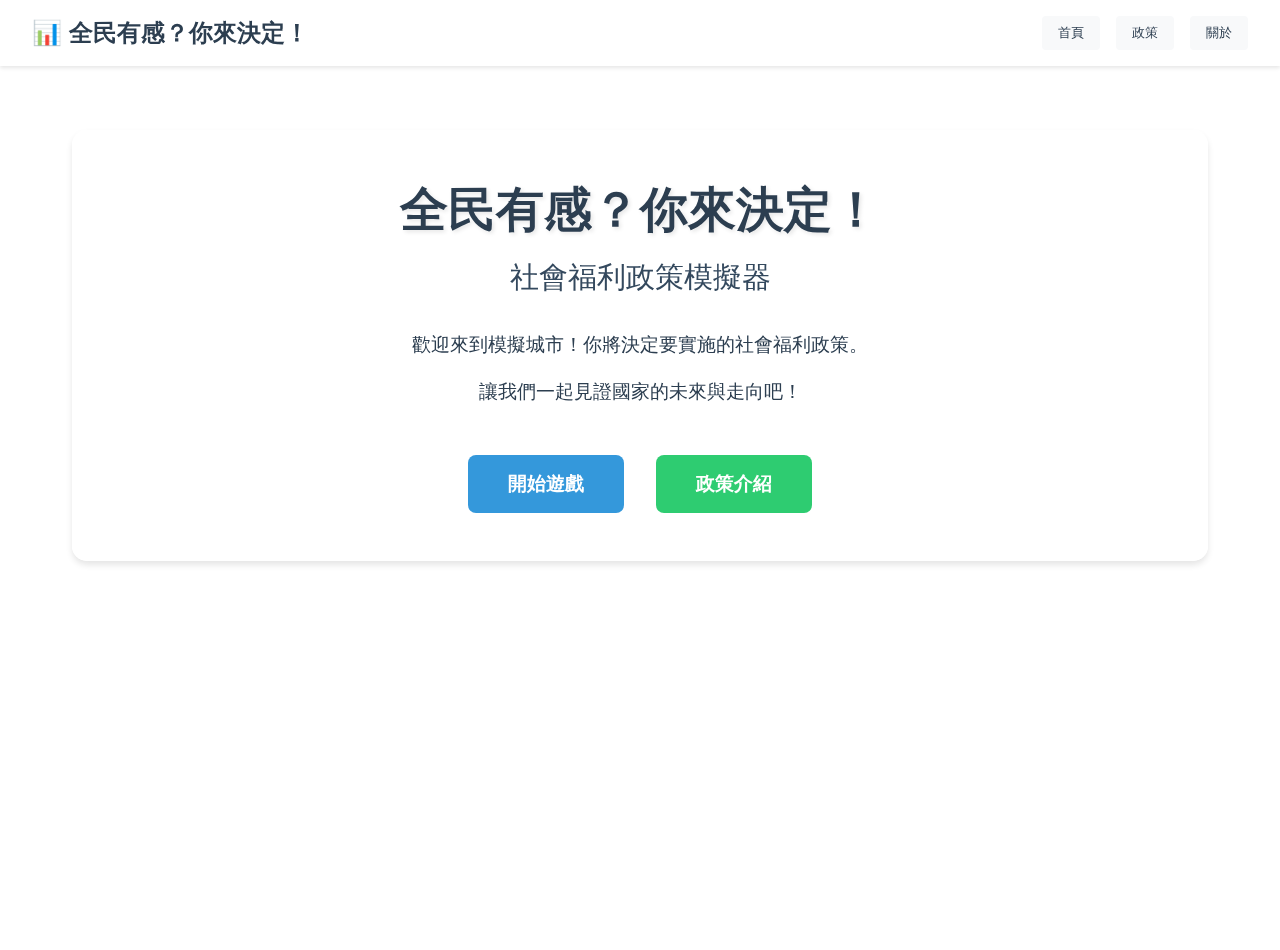
<file: index.html>
<!DOCTYPE html>
<html lang="zh-Hant">
<head>
  <meta charset="UTF-8" />
  <meta name="viewport" content="width=device-width, initial-scale=1.0"/>
  <title>全民有感？你來決定！</title>
  <link rel="stylesheet" href="style.css" />
</head>
<body>
  <!-- 背景圖片層（完整顯示） -->
  <div class="bg-image"></div>
  <!-- 上方導覽列 -->
  <header class="top-bar">
    <div class="top-bar-title">📊 全民有感？你來決定！</div>
    <div class="top-bar-buttons">
      <button onclick="window.location.href='index.html'">首頁</button>
      <button onclick="window.location.href='policy.html'">政策</button>
      <button onclick="window.location.href='about.html'">關於</button>
    </div>
  </header>

  <!-- 主內容 -->
  <main class="main-content">
    <div class="welcome-section">
      <h1 class="main-title">全民有感？你來決定！</h1>
      <h2 class="sub-title">社會福利政策模擬器</h2>
      <div class="description">
        <p>歡迎來到模擬城市！你將決定要實施的社會福利政策。</p>
        <p>讓我們一起見證國家的未來與走向吧！</p>
      </div>
      <div class="button-container">
        <button class="start-btn primary" onclick="window.location.href='game.html'">開始遊戲</button>
        <button class="start-btn secondary" onclick="window.location.href='policy.html'">政策介紹</button>
      </div>
    </div>
  </main>

</body>
</html>
</file>
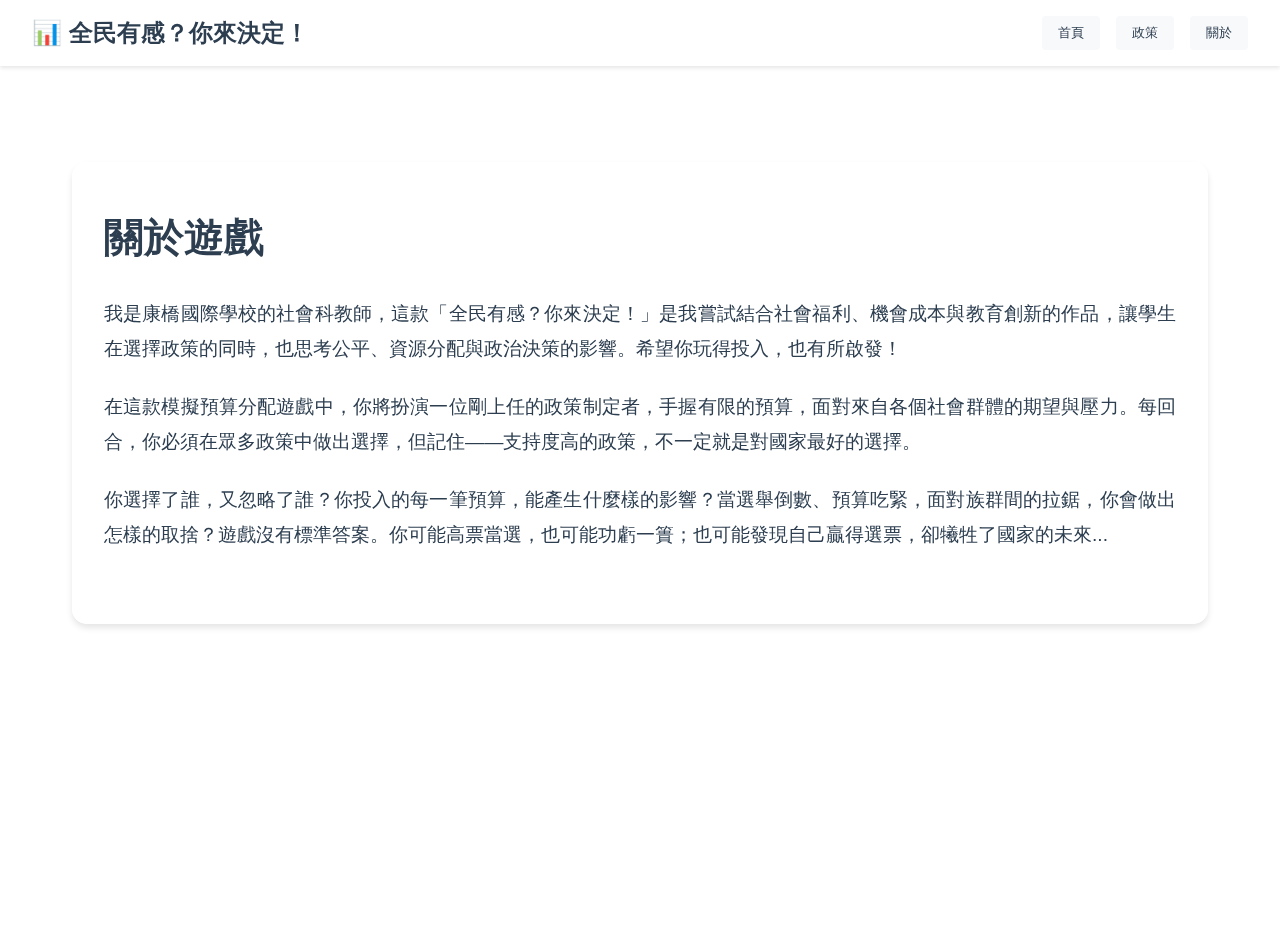
<file: about.html>
<!DOCTYPE html>
<html lang="zh-Hant">
<head>
  <meta charset="UTF-8" />
  <meta name="viewport" content="width=device-width, initial-scale=1.0"/>
  <title>關於我們 - 全民有感？你來決定！</title>
  <link rel="stylesheet" href="style.css" />
</head>
<body>
  <!-- 背景圖片層（完整顯示） -->
  <div class="bg-image"></div>
  <!-- 上方導覽列 -->
  <header class="top-bar">
    <div class="top-bar-title">📊 全民有感？你來決定！</div>
    <div class="top-bar-buttons">
      <button onclick="window.location.href='index.html'">首頁</button>
      <button onclick="window.location.href='policy.html'">政策</button>
      <button onclick="window.location.href='about.html'">關於</button>
    </div>
  </header>

  <!-- 主內容 -->
  <main class="main-content">
    <div class="content-section">
      <h1>關於遊戲</h1>
      <p>我是康橋國際學校的社會科教師，這款「全民有感？你來決定！」是我嘗試結合社會福利、機會成本與教育創新的作品，讓學生在選擇政策的同時，也思考公平、資源分配與政治決策的影響。希望你玩得投入，也有所啟發！</p>
      <p>在這款模擬預算分配遊戲中，你將扮演一位剛上任的政策制定者，手握有限的預算，面對來自各個社會群體的期望與壓力。每回合，你必須在眾多政策中做出選擇，但記住——支持度高的政策，不一定就是對國家最好的選擇。</p>
      <p>你選擇了誰，又忽略了誰？你投入的每一筆預算，能產生什麼樣的影響？當選舉倒數、預算吃緊，面對族群間的拉鋸，你會做出怎樣的取捨？遊戲沒有標準答案。你可能高票當選，也可能功虧一簣；也可能發現自己贏得選票，卻犧牲了國家的未來...</p>
    </div>
  </main>

</body>
</html>
</file>
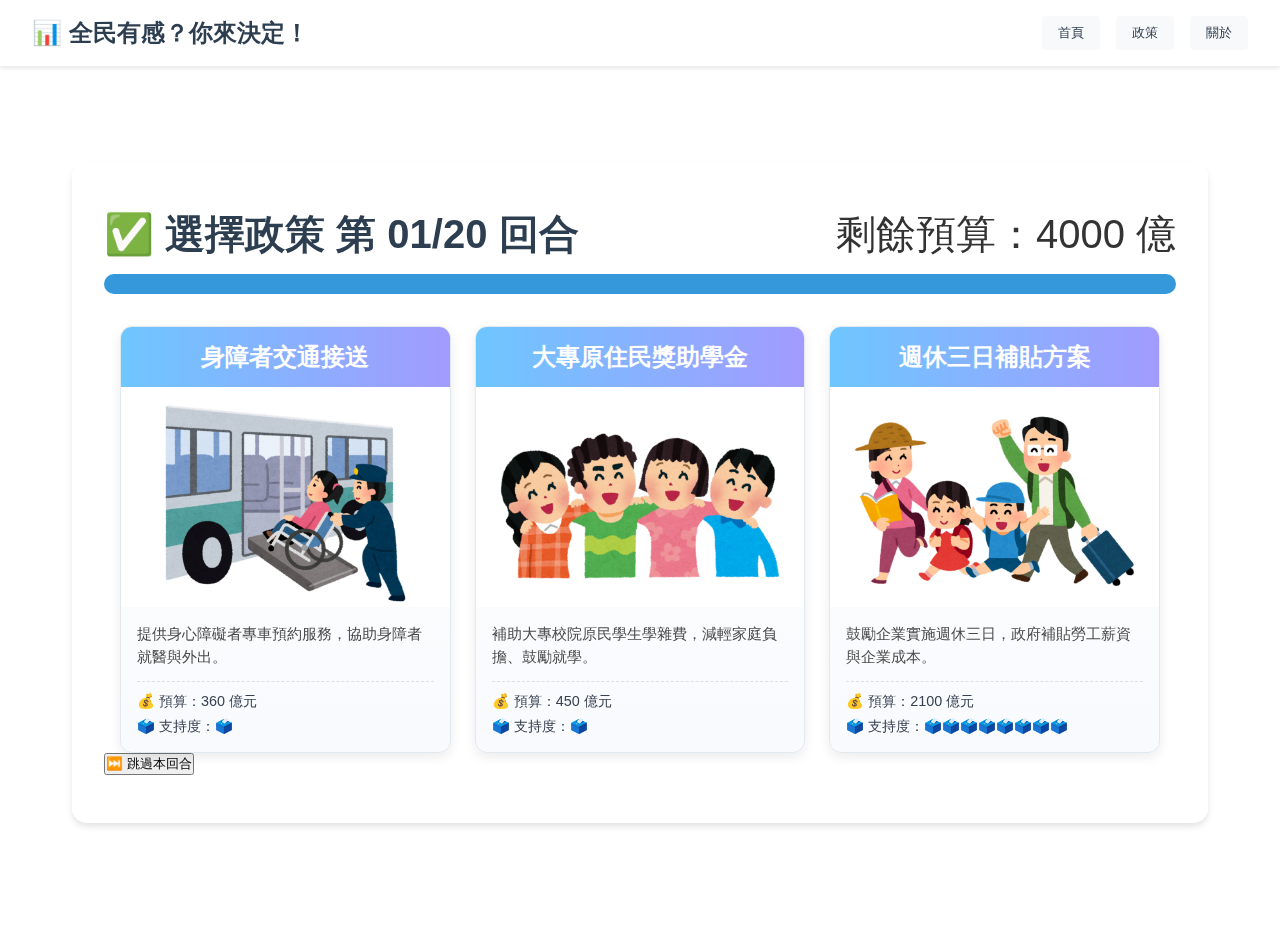
<file: game.html>
<!DOCTYPE html>
<html lang="zh-Hant">
    <head>
        <meta charset="UTF-8" />
        <meta name="viewport" content="width=device-width, initial-scale=1.0"/>
        <title>全民有感？你來決定！</title>
        <link rel="stylesheet" href="style.css" />
      </head>
      <body>
        <!-- 背景圖片層（完整顯示） -->
        <div class="bg-image"></div>
        <!-- 上方導覽列 -->
        <header class="top-bar">
          <div class="top-bar-title">📊 全民有感？你來決定！</div>
          <div class="top-bar-buttons">
            <button onclick="window.location.href='index.html'">首頁</button>
            <button onclick="window.location.href='policy.html'">政策</button>
            <button onclick="window.location.href='about.html'">關於</button>
          </div>
        </header>

  <main class="main-content">
    <section class="content-section">
      <div class="header-container">
        <div class="title-section">
          <h1>✅ 選擇政策 <span class="round-display" id="round-display">第 01/20 回合</span></h1>
        </div>
        <div class="budget" id="budget">剩餘預算：3000億</div>
      </div>
      <div id="timer-bar-container">
        <div id="timer-bar"></div>
      </div>
      <div id="round-container" class="policy-list"></div>
      <div class="skip-btn-container">
        <button id="skip-round-btn" class="skip-round-btn">⏭️ 跳過本回合</button>
      </div>
      <!-- group-feedback 評語區塊將由 JS 動態插入到結局畫面 -->
    </section>
  </main>

  <script src="game.js"></script> <!-- 建議另寫一個專用 JS 檔 -->
</body>
</html>
</file>
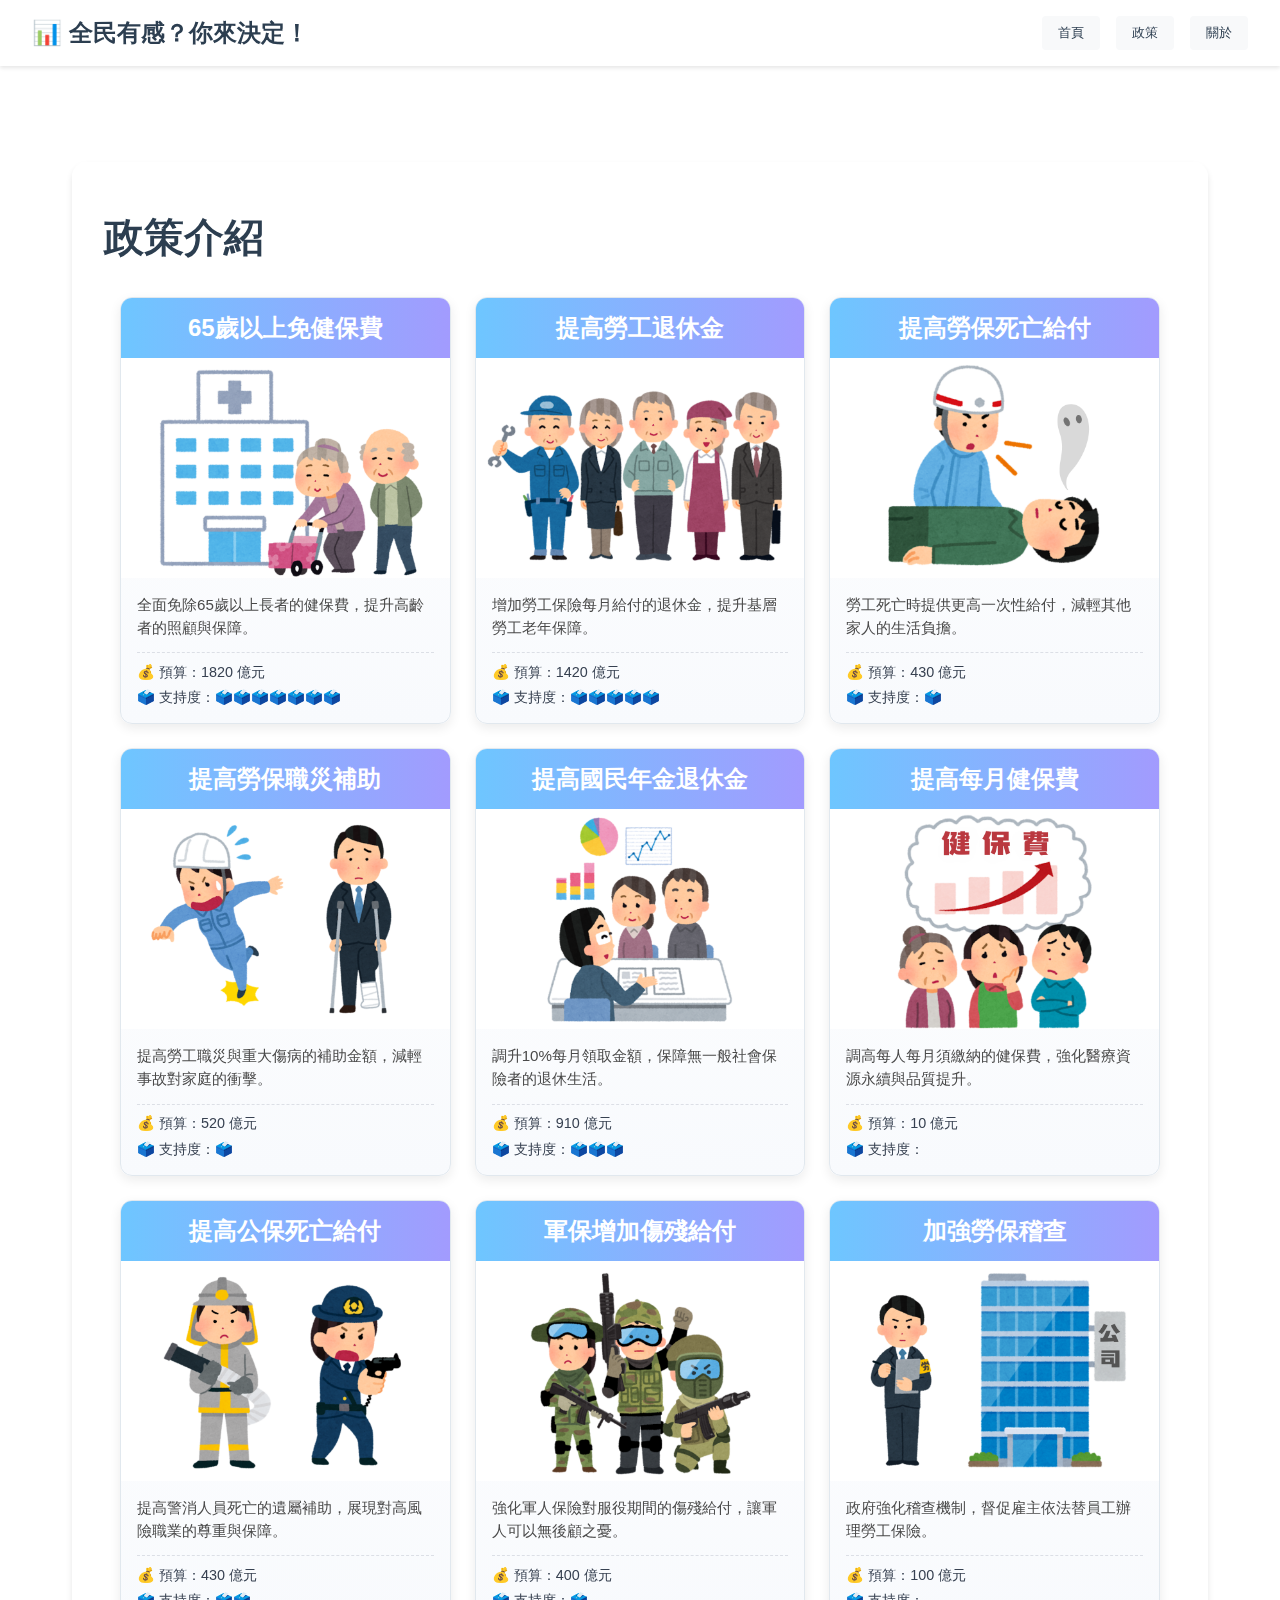
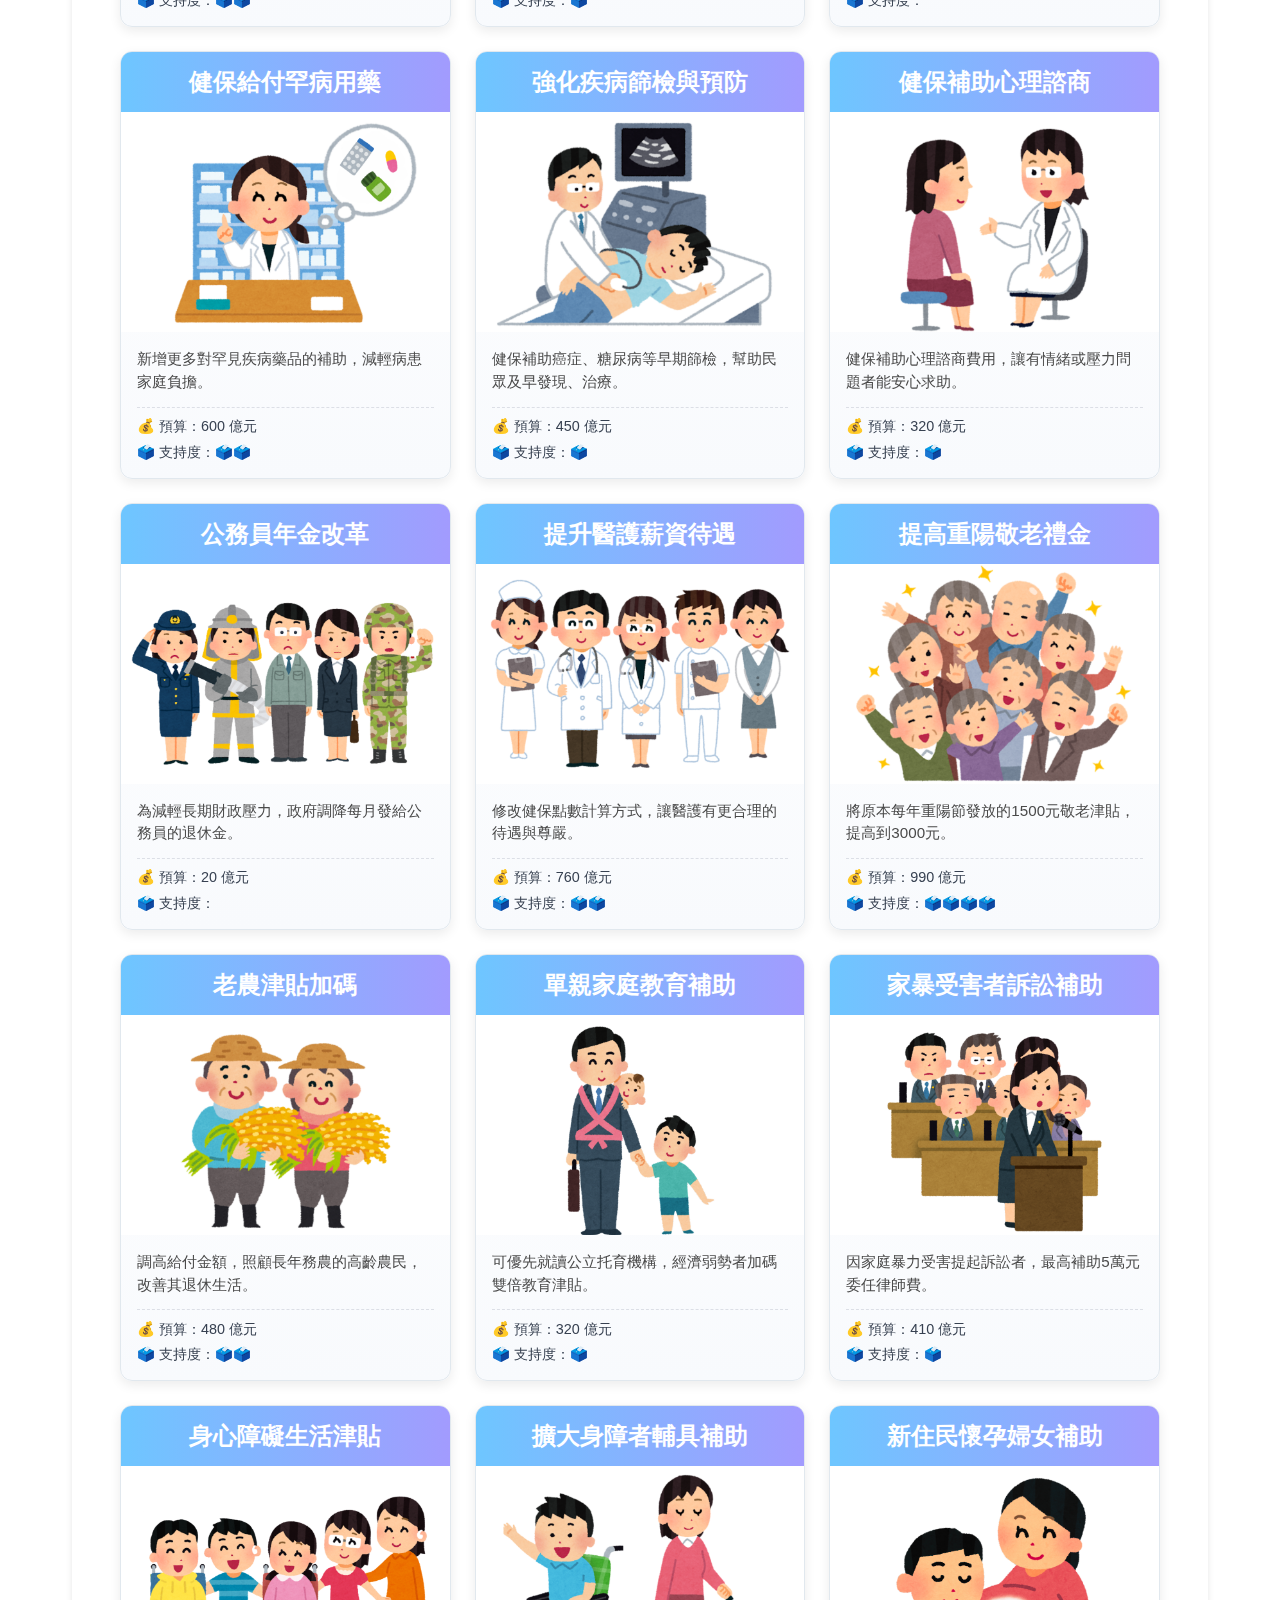
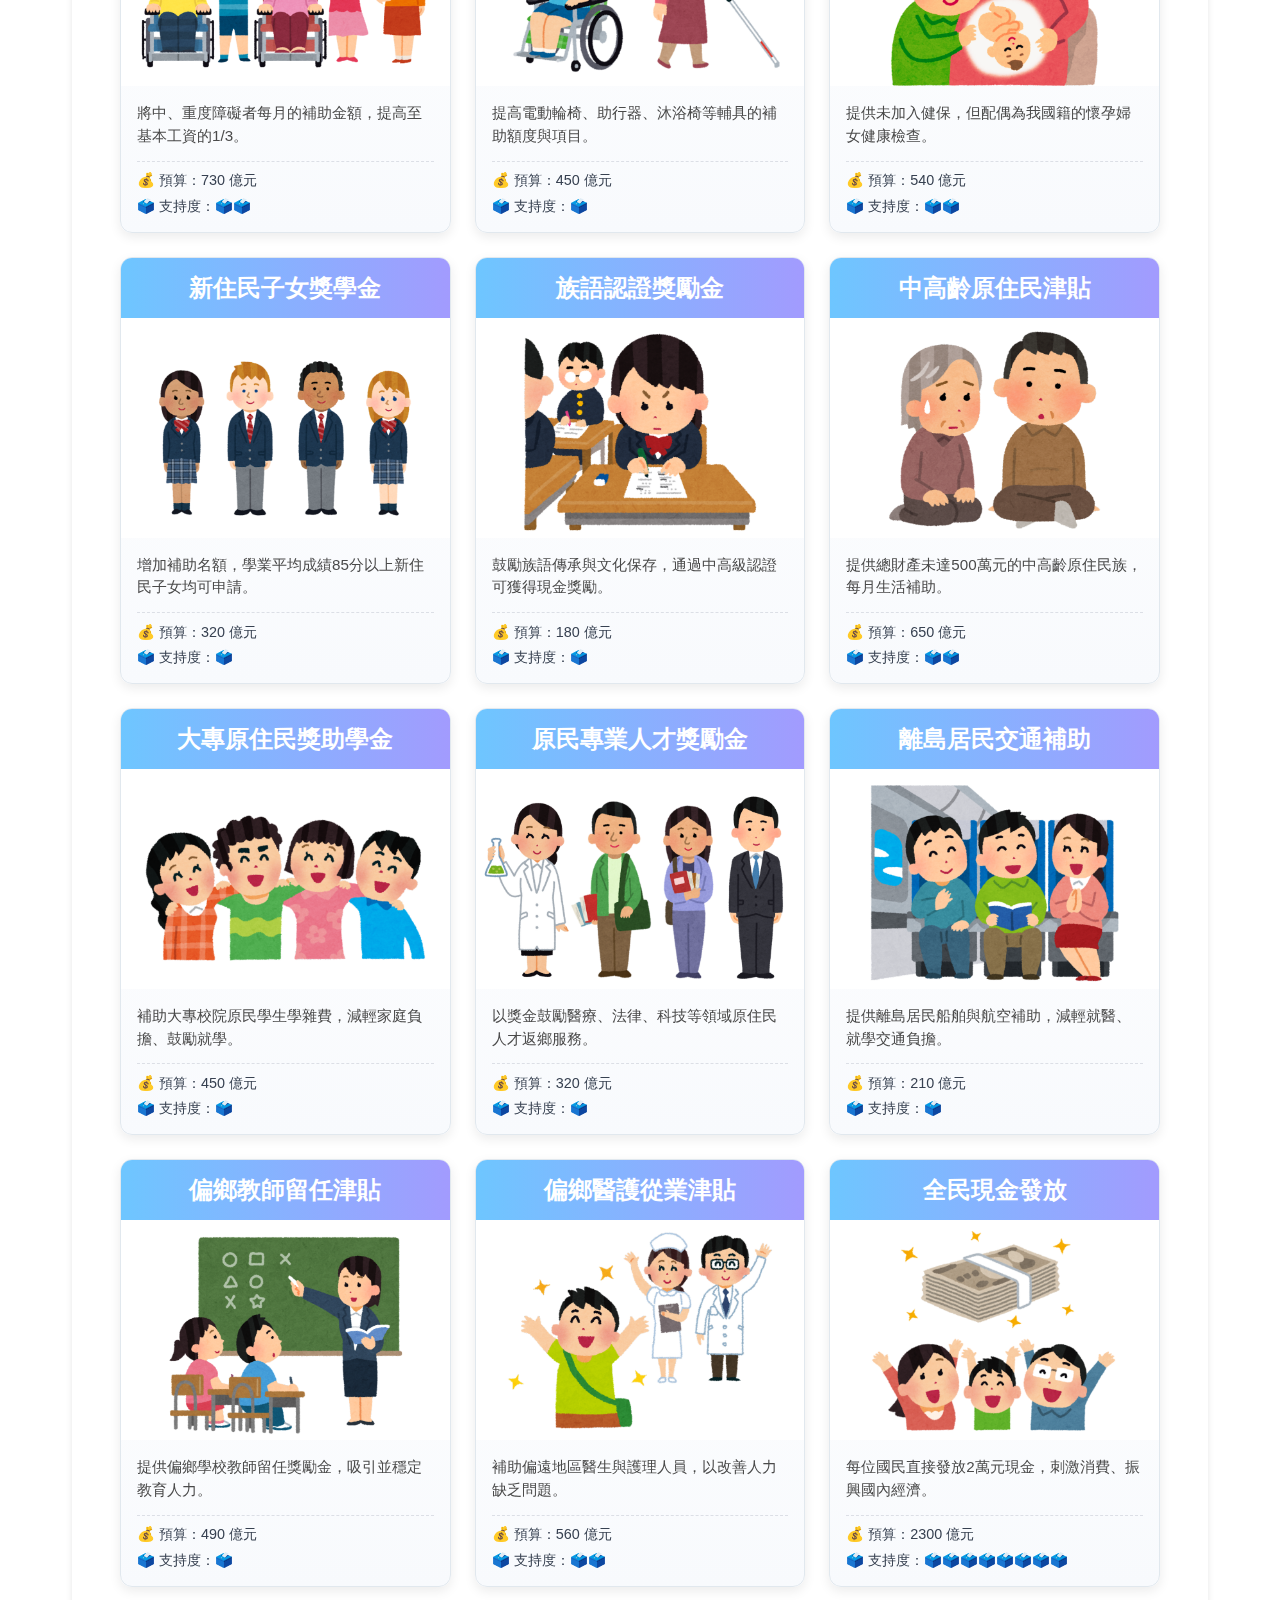
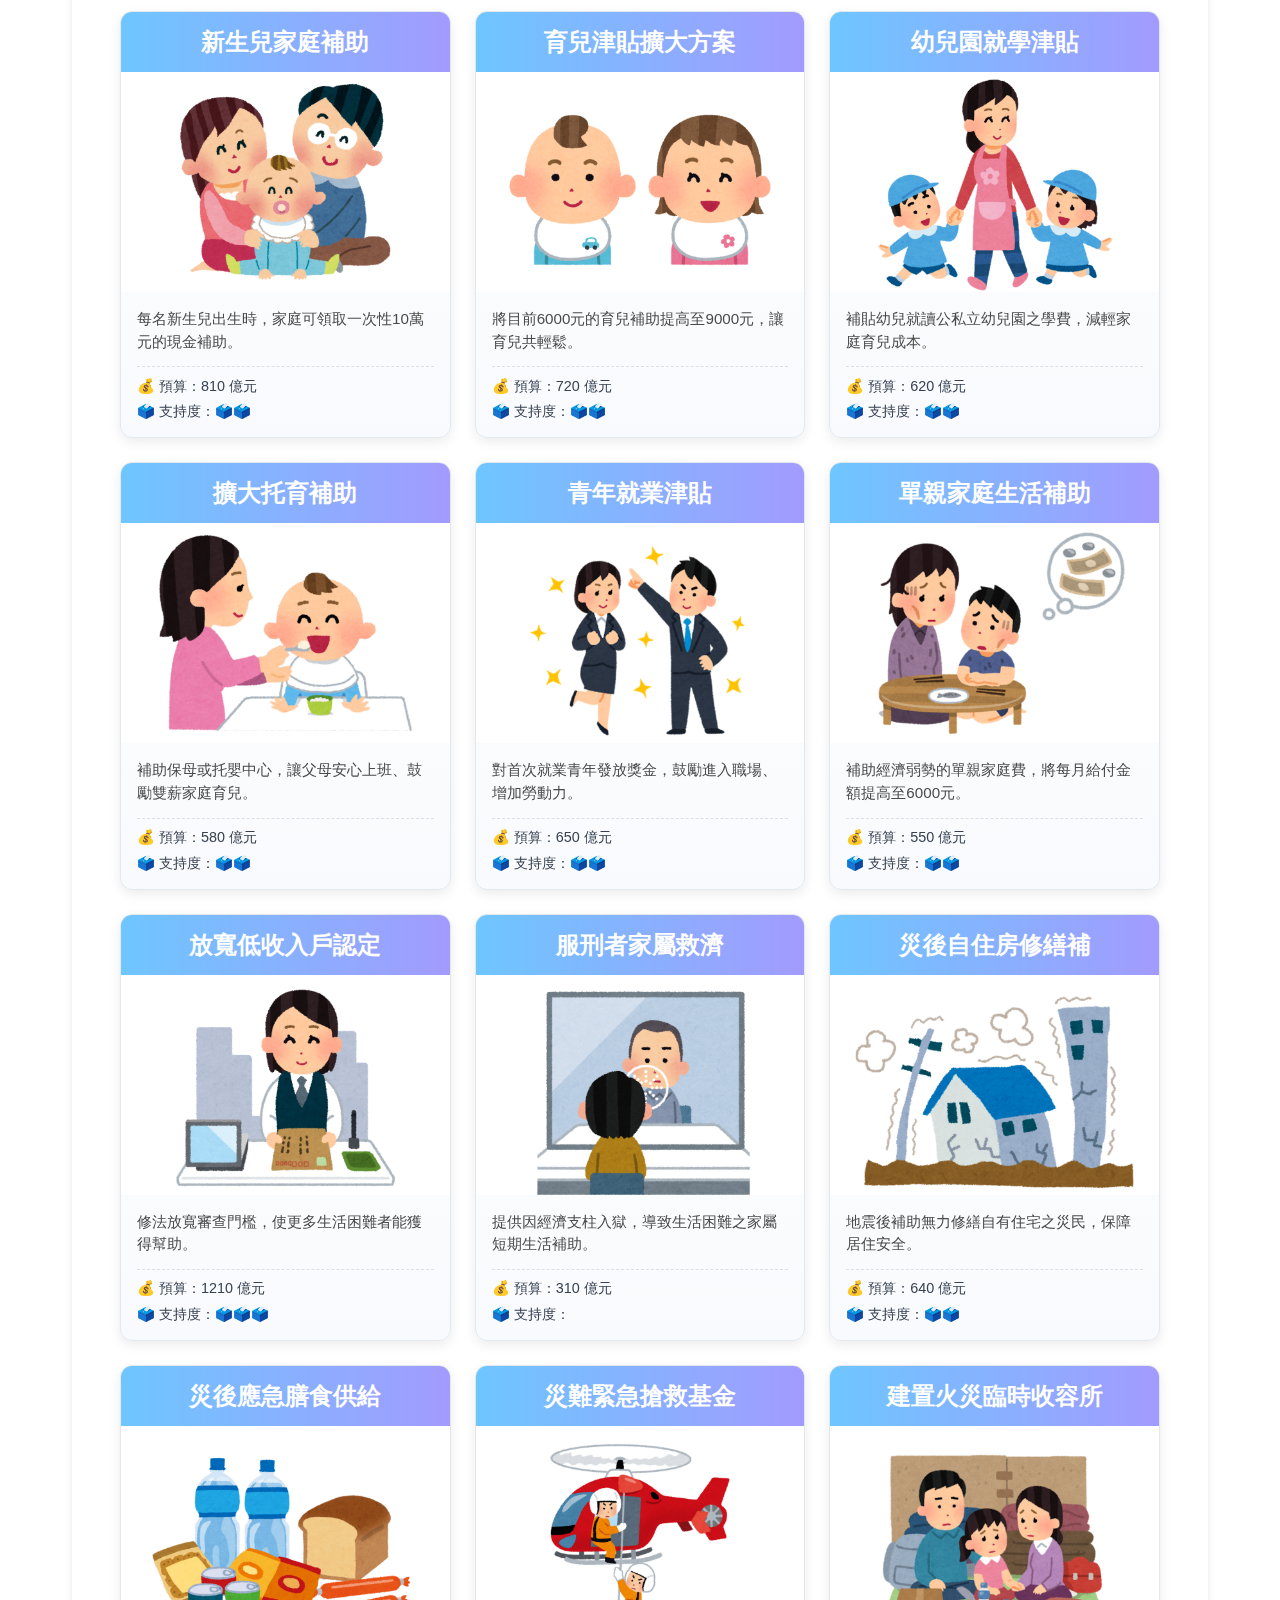
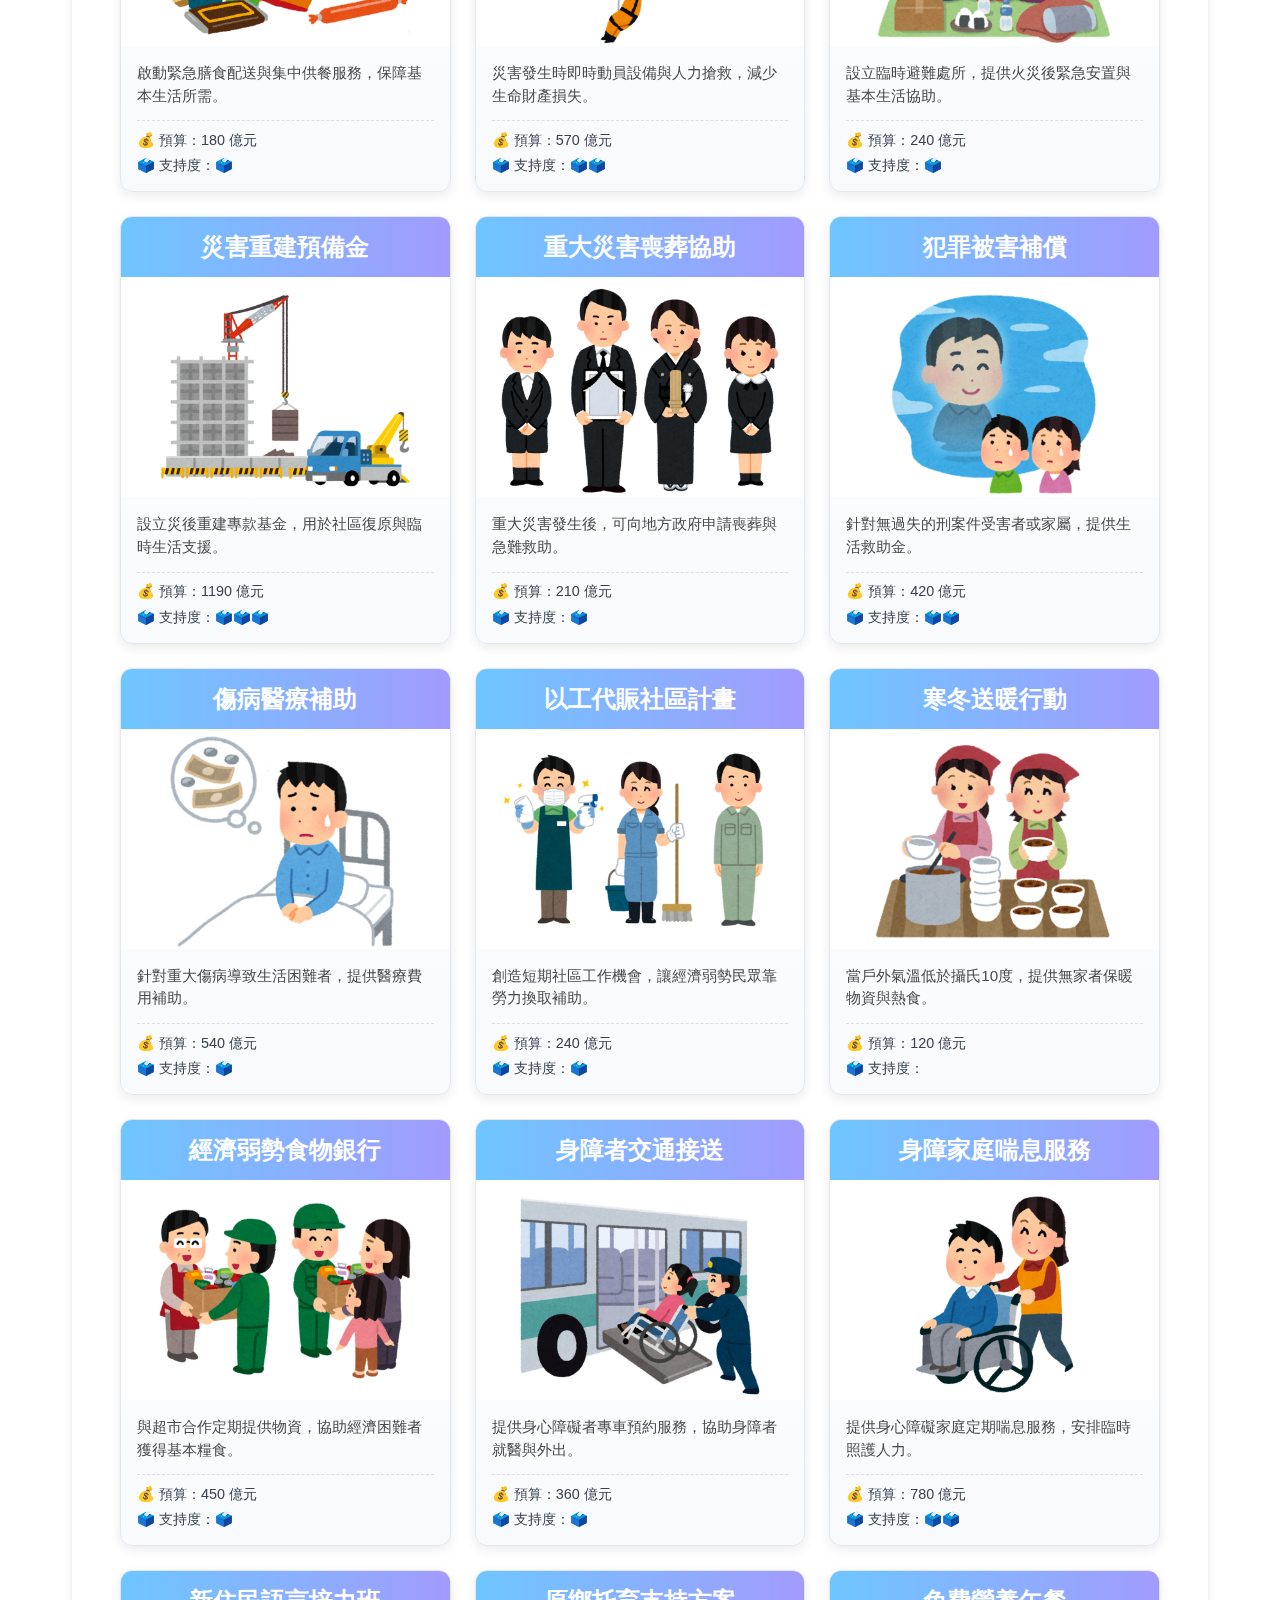
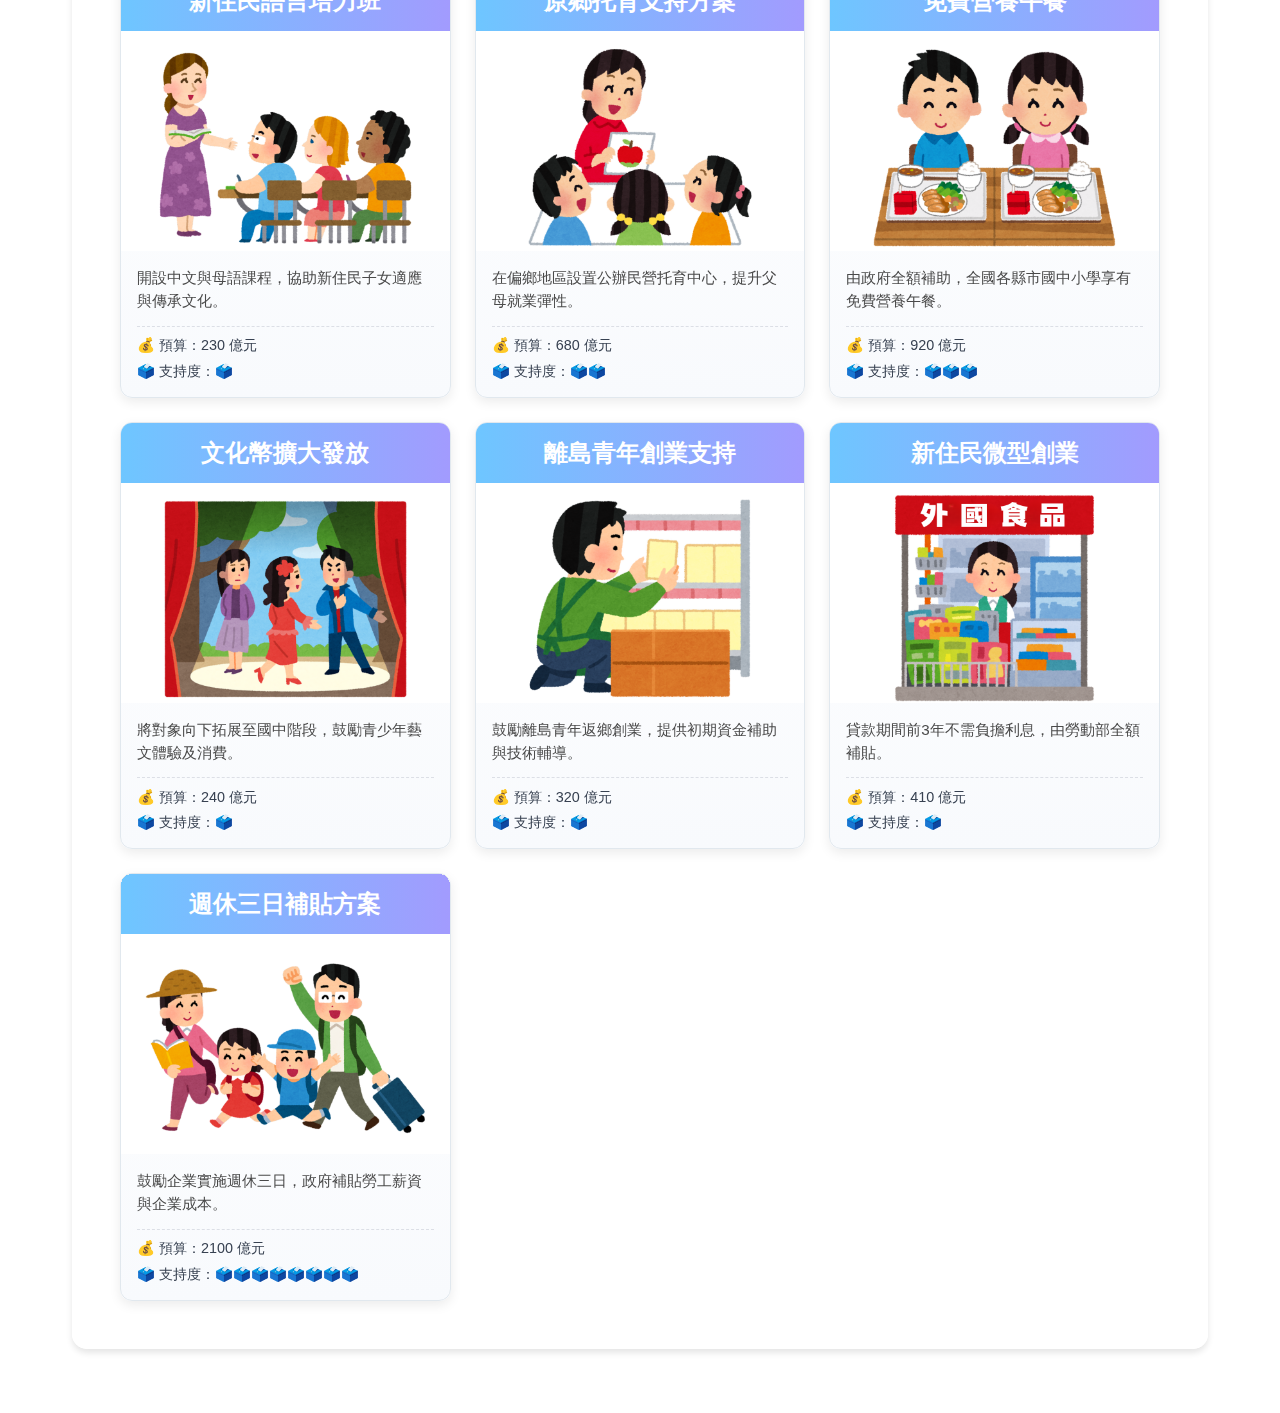
<file: policy.html>
<!DOCTYPE html>
<html lang="zh-Hant">
<head>
  <meta charset="UTF-8" />
  <meta name="viewport" content="width=device-width, initial-scale=1.0"/>
  <title>政策說明 - 全民有感？你來決定！</title>
  <link rel="stylesheet" href="style.css" />

</head>
<body>
  <!-- 背景圖層 -->
  <div class="bg-image"></div>

  <!-- 上方導覽列 -->
  <header class="top-bar">
    <div class="top-bar-title">📊 全民有感？你來決定！</div>
    <div class="top-bar-buttons">
      <button onclick="window.location.href='index.html'">首頁</button>
      <button onclick="window.location.href='policy.html'">政策</button>
      <button onclick="window.location.href='about.html'">關於</button>
    </div>
  </header>

  <!-- 政策內容列表 -->
  <main class="main-content">
    <section class="content-section">
      <h1>政策介紹</h1>
      <div class="policy-list" id="policy-list"></div>
    </section>
  </main>

  <!-- 載入政策資料 -->
  <script>
    function getCategoryIcon(category) {
  const icons = {
    '社會保險': '🛡️',
    '社會津貼': '💵',
    '社會救助': '🚨',
    '福利服務': '👨‍👩‍👧',
    '醫療保健': '🩺',
    '社會住宅': '🏠',
    '國民就業': '💼'
  };
  return icons[category] || '📁';
}
    fetch('policy-list.json')
      .then(response => response.json())
      .then(data => {
        const container = document.getElementById('policy-list');
        data.forEach(policy => {
          const card = document.createElement('div');
          card.className = 'policy-card';
          card.innerHTML = `
<div class="policy-image">${policy['政策名稱']}</div>
<div class="policy-img-wrapper">
  <img class="policy-img" src="${policy['圖片']}" alt="${policy['政策名稱']}圖片" />
</div>
<div class="policy-body">
  <div class="policy-desc">${policy['政策內容']}</div>
  <div class="policy-info">
      <div>💰 預算：${policy['預算（億元）']} 億元</div>
      <div>🗳️ 支持度：<span class="vote-icon">${'🗳️'.repeat(Math.round(policy['支持度'] / 3))}</span></div>
    </div>
  </div>
`;
          container.appendChild(card);
        });
      })
      .catch(error => {
        console.error('無法載入政策資料', error);
      });
  </script>
</body>
</html>
</file>
<file: style.css>
/* 基本樣式重置 */
* {
  margin: 0;
  padding: 0;
  box-sizing: border-box;
}

body {
  font-family: "Microsoft JhengHei", "微軟正黑體", sans-serif;
  min-height: 100vh;
  position: relative;
  color: #333;
}

/* 背景圖片樣式 */
.bg-image {
  position: fixed;
  top: 0;
  left: 0;
  width: 100%;
  height: 100%;
  background-image: url('https://images.unsplash.com/photo-1579546929518-9e396f3cc809');
  background-size: cover;
  background-position: center;
  background-repeat: no-repeat;
  opacity: 0.3;
  z-index: -1;
}

/* 上方導覽列樣式 */
.top-bar {
  background-color: rgba(255, 255, 255, 0.95);
  padding: 1rem 2rem;
  display: flex;
  justify-content: space-between;
  align-items: center;
  box-shadow: 0 2px 4px rgba(0, 0, 0, 0.1);
  position: relative;
  z-index: 2;
}

.top-bar-title {
  font-size: 1.5rem;
  font-weight: bold;
  color: #2c3e50;
}

.top-bar-buttons {
  display: flex;
  gap: 1rem;
}

.top-bar-buttons button {
  padding: 0.5rem 1rem;
  border: none;
  border-radius: 4px;
  background-color: #f8f9fa;
  color: #2c3e50;
  cursor: pointer;
  transition: all 0.3s ease;
}

.top-bar-buttons button:hover {
  background-color: #e9ecef;
}

/* 主內容區域樣式 */
.main-content {
  max-width: 1200px;
  margin: 2rem auto;
  padding: 2rem;
  position: relative;
  z-index: 1;
  min-height: calc(100vh - 80px);
}

.welcome-section {
  text-align: center;
  padding: 3rem 1rem;
  background: rgba(255, 255, 255, 0.95);
  border-radius: 15px;
  box-shadow: 0 4px 6px rgba(0, 0, 0, 0.1);
}

.main-title {
  font-size: 3rem;
  color: #2c3e50;
  margin-bottom: 1rem;
  font-weight: 700;
  text-shadow: 2px 2px 4px rgba(0, 0, 0, 0.1);
}

.sub-title {
  font-size: 1.8rem;
  color: #34495e;
  margin-bottom: 2rem;
  font-weight: 500;
}

.description {
  max-width: 800px;
  margin: 0 auto 3rem;
}

.description p {
  font-size: 1.2rem;
  color: #2c3e50;
  line-height: 1.6;
  margin-bottom: 1rem;
}

.button-container {
  display: flex;
  justify-content: center;
  gap: 2rem;
  margin-top: 2rem;
}

.start-btn {
  padding: 1rem 2.5rem;
  font-size: 1.2rem;
  border: none;
  border-radius: 8px;
  cursor: pointer;
  transition: all 0.3s ease;
  font-weight: 600;
}

.start-btn.primary {
  background-color: #3498db;
  color: white;
}

.start-btn.secondary {
  background-color: #2ecc71;
  color: white;
}

.start-btn:hover {
  transform: translateY(-2px);
  box-shadow: 0 4px 8px rgba(0, 0, 0, 0.2);
}

.start-btn.primary:hover {
  background-color: #2980b9;
}

.start-btn.secondary:hover {
  background-color: #27ae60;
}

/* 政策頁面和關於頁面的通用樣式 */
.content-section {
  background: rgba(255, 255, 255, 0.95);
  padding: 3rem 2rem;
  border-radius: 15px;
  box-shadow: 0 4px 6px rgba(0, 0, 0, 0.1);
  margin-top: 2rem;
}

.content-section h1 {
  font-size: 2.5rem;
  color: #2c3e50;
  margin-bottom: 2rem;
  text-align: left;
}

.header-container {
  display: flex;
  justify-content: space-between;
  align-items: center;
  margin-bottom: 2rem;
}

.header-container h1 {
  margin: 0;
  font-size: 2.5rem;
  line-height: 1.2;
}

.header-container .budget {
  font-size: 2.5rem;
  line-height: 1.2;
  margin: 0;
}

.budget {
  font-size: 2.5rem;
  line-height: 1;
}

.content-section p {
  font-size: 1.2rem;
  color: #2c3e50;
  line-height: 1.8;
  margin-bottom: 1.5rem;
  text-align: justify;
}

.policy-list {
  display: grid;
  grid-template-columns: repeat(auto-fill, minmax(260px, 1fr));
  gap: 1.5rem;
  margin-top: 2rem;
  padding: 0 1rem;
}

.policy-card {
  background: linear-gradient(to bottom, #ffffff, #f8fafd);  /* 柔和漸層背景 */
  border-radius: 12px;
  overflow: hidden;
  box-shadow: 0 4px 12px rgba(0,0,0,0.08); /* 微霧感陰影 */
  transition: transform 0.2s ease, box-shadow 0.3s ease;
  display: flex;
  flex-direction: column;
  border: 1px solid #e1e8ee; /* 精緻邊框 */
}

.policy-card:hover {
  transform: translateY(-5px);
  box-shadow: 0 8px 20px rgba(0,0,0,0.12);
}

/* 政策名稱區塊（保持原尺寸） */
.policy-image {
  background: linear-gradient(to right, #6ec6ff, #a29bfe);  /* 柔和藍紫 */
  height: 60px;
  display: flex;
  align-items: center;
  justify-content: center;
  font-size: 1.5rem;
  color: white;
  font-weight: bold;
  text-align: center;
  padding: 0 1rem;
}

/* 主體區塊（保持排版） */
.policy-body {
  padding: 1rem;
  flex: 1;
  display: flex;
  flex-direction: column;
  justify-content: space-between;
}

/* 政策標題字型 */
.policy-title {
  font-size: 1.2rem;
  color: #2c3e50;
  font-weight: bold;
  margin-bottom: 0.5rem;
}

/* 政策內容敘述 */
.policy-desc {
  font-size: 0.95rem;
  color: #4a4a4a;
  margin-bottom: 0.8rem;
  line-height: 1.5;
  min-height: 20px;
}

/* 支持度、預算、類別（細節列） */
.policy-info {
  font-size: 0.9rem;
  color: #374151;
  display: flex;
  flex-direction: column;
  gap: 0.4rem;
  border-top: 1px dashed #dcdfe6;
  padding-top: 0.6rem;
}

/* 預備用的標題欄（如需上下分段標題） */
.policy-image-title {
  font-size: 1.2rem;
  font-weight: bold;
  background-color: #f5f5f5;
  text-align: center;
  padding: 0.6rem;
  border-bottom: 1px solid #ddd;
  color: #2c3e50;
}

/* 圖片區塊保持 150px 高度 */
.policy-img-wrapper {
  width: 100%;
  height: 220px;
  overflow: hidden;
  background-color: #e9eef5;
}

.policy-img {
  width: 100%;
  height: 100%;
  object-fit: cover;
  display: block;
}

/* 投票 icon 色彩 */
.vote-icon {
  color: #e74c3c;
}

#timer-bar-container {
  width: 100%;
  height: 20px;
  background-color: #ddd;
  border-radius: 10px;
  overflow: hidden;
  margin-top: -1rem;
  margin-bottom: 2rem;
}

#timer-bar {
  height: 100%;
  width: 100%;
  background-color: #3498db; /* 初始為柔和藍 */
  transition: width 1s linear, background-color 0.5s ease;
}

#budget-display {
  font-size: 1.5rem;
  font-weight: bold;
  color: #2c3e50;
  text-align: center;
  margin: 1rem 0 2rem;
  background-color: #fef9e7;
  border: 2px dashed #f1c40f;
  padding: 1rem 2rem;
  border-radius: 12px;
  display: inline-block;
}


/* 響應式 */
@media (max-width: 768px) {
  .main-title {
    font-size: 2.5rem;
  }
  .sub-title {
    font-size: 1.5rem;
  }
  .description p {
    font-size: 1.1rem;
  }
  .button-container {
    flex-direction: column;
    gap: 1rem;
  }
  .start-btn {
    width: 100%;
    max-width: 300px;
  }
  .content-section {
    padding: 2rem 1rem;
  }
  .header-container h1 {
    margin: 0;
    font-size: 2.5rem;
    line-height: 1;
  }
  .content-section p {
    font-size: 1.1rem;
  }
}
</file>
